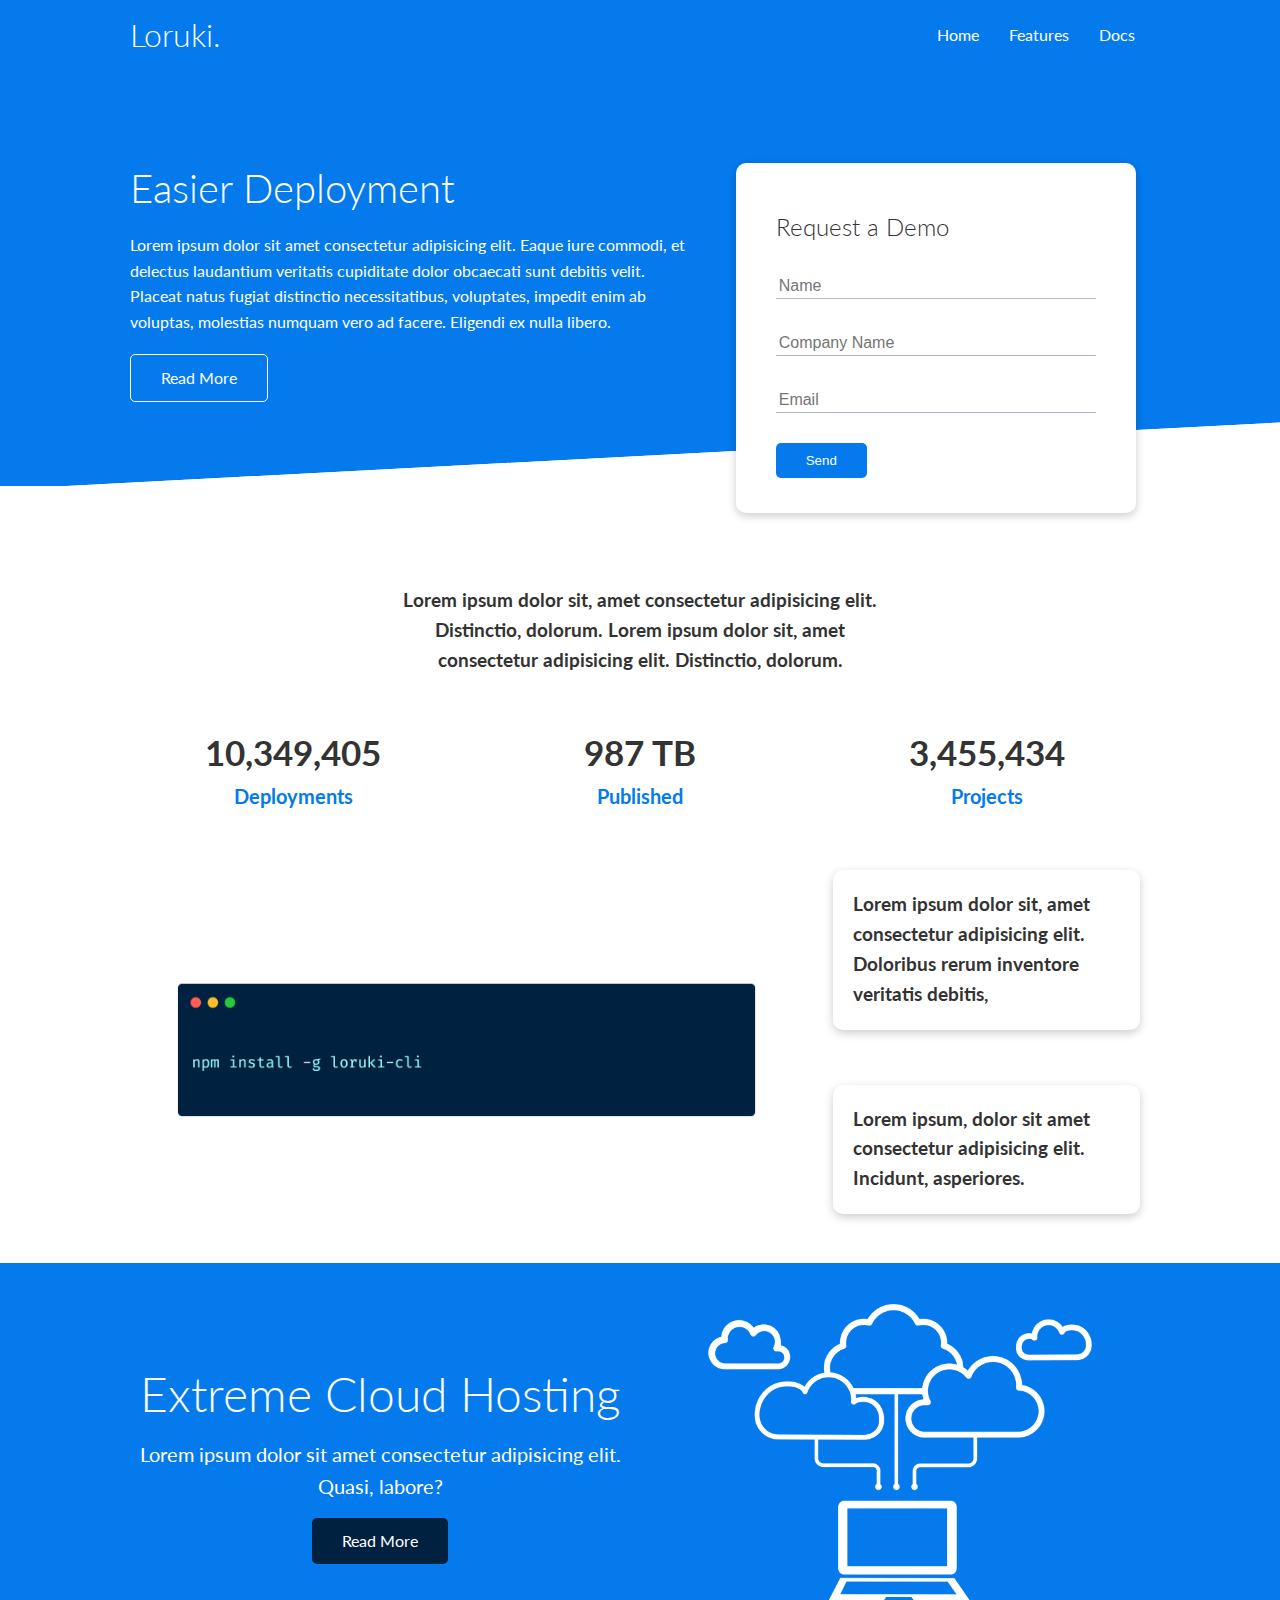
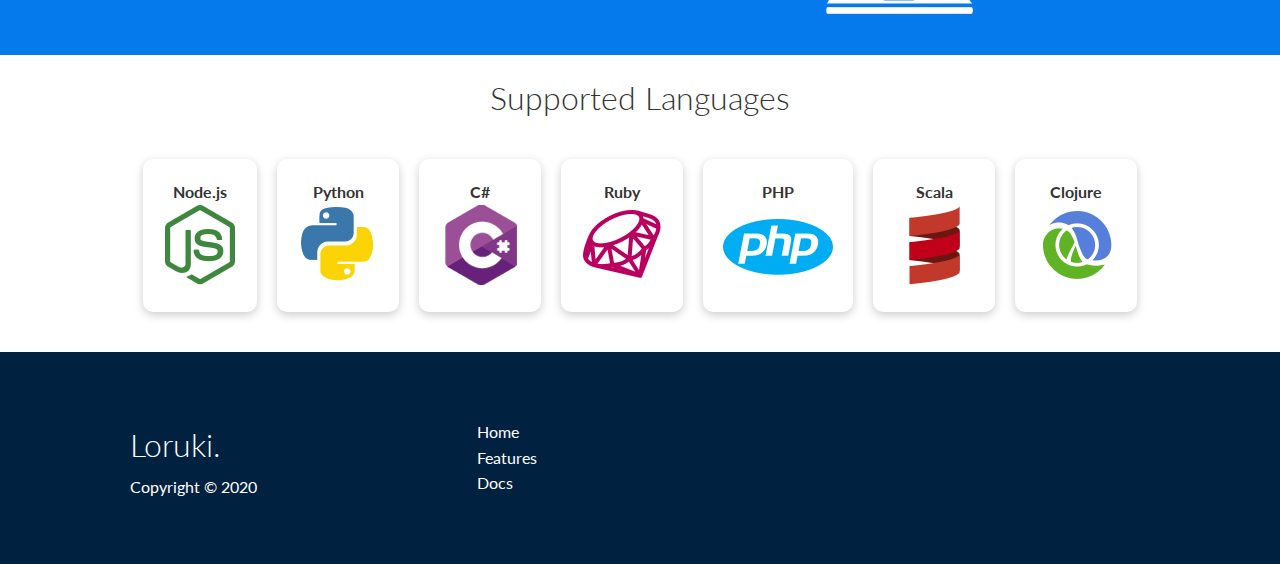
<file: index.html>
<!DOCTYPE html>
<html lang="en">
  <head>
    <meta charset="UTF-8" />
    <meta http-equiv="X-UA-Compatible" content="IE=edge" />
    <meta name="viewport" content="width=device-width, initial-scale=1.0" />
    <link rel="stylesheet" href="css/utilities.css" />

    <link rel="stylesheet" href="css/style.css" />
    <link
      rel="stylesheet"
      href="https://cdnjs.cloudflare.com/ajax/libs/font-awesome/6.0.0-beta2/css/all.min.css"
      integrity="sha512-YWzhKL2whUzgiheMoBFwW8CKV4qpHQAEuvilg9FAn5VJUDwKZZxkJNuGM4XkWuk94WCrrwslk8yWNGmY1EduTA=="
      crossorigin="anonymous"
      referrerpolicy="no-referrer"
    />
    <title>Hosting For all</title>
  </head>
  <body>
    <!--NabBar-->
    <div class="navbar">
      <div class="container flex">
        <h1 class="logo">Loruki.</h1>
        <nav>
          <ul>
            <li><a href="index.html">Home</a></li>
            <li><a href="features.html">Features</a></li>
            <li><a href="docs.html">Docs</a></li>
          </ul>
        </nav>
      </div>
    </div>

    <!---Showcase-->
    <section class="showcase">
      <div class="container grid">
        <div class="showcase-text">
          <h1>Easier Deployment</h1>
          <p>
            Lorem ipsum dolor sit amet consectetur adipisicing elit. Eaque iure
            commodi, et delectus laudantium veritatis cupiditate dolor obcaecati
            sunt debitis velit. Placeat natus fugiat distinctio necessitatibus,
            voluptates, impedit enim ab voluptas, molestias numquam vero ad
            facere. Eligendi ex nulla libero.
          </p>
          <a href="features.html" class="btn btn-outline">Read More</a>
        </div>
        <div class="showcase-form card">
          <h2>Request a Demo</h2>
          <form action="">
            <div class="form-control">
              <input type="text" name="name" placeholder="Name" required />
            </div>
            <div class="form-control">
              <input
                type="text"
                name="company"
                placeholder="Company Name"
                required
              />
            </div>
            <div class="form-control">
              <input
                type="email"
                na
                tr4me="name"
                placeholder="Email"
                required
              />
            </div>

            <input type="submit" value="Send" class="btn btn-primary" />
          </form>
        </div>
      </div>
    </section>
    <!--Stats-->
    <section class="stats">
      <div class="container">
        <h3 class="stats-heading text-center my-1">
          Lorem ipsum dolor sit, amet consectetur adipisicing elit. Distinctio,
          dolorum. Lorem ipsum dolor sit, amet consectetur adipisicing elit.
          Distinctio, dolorum.
        </h3>
        <div class="grid grid-3 text-center my-4">
          <div>
            <i class="fas fa-server fa-3x"></i>
            <h3>10,349,405</h3>
            <p class="text-secondary">Deployments</p>
          </div>
          <div>
            <i class="fas fa-upload fa-3x"></i>
            <h3>987 TB</h3>
            <p class="text-secondary">Published</p>
          </div>
          <div>
            <i class="fas fa-project-diagram fa-3x"></i>
            <h3>3,455,434</h3>
            <p class="text-secondary">Projects</p>
          </div>
        </div>
      </div>
    </section>
    <!---CLI-->
    <section class="cli">
      <div class="container grid">
        <img src="images/cli.png" alt="c.l.i" />
        <div class="card">
          <h3>
            Lorem ipsum dolor sit, amet consectetur adipisicing elit. Doloribus
            rerum inventore veritatis debitis,
          </h3>
        </div>
        <div class="card">
          <h3>
            Lorem ipsum, dolor sit amet consectetur adipisicing elit. Incidunt,
            asperiores.
          </h3>
        </div>
      </div>
    </section>

    <!--Cloud-->
    <section class="bg-primary my-2 py-2">
      <div class="container grid">
        <div class="text-center">
          <h2 class="lg">Extreme Cloud Hosting</h2>
          <p class="lead my-1">
            Lorem ipsum dolor sit amet consectetur adipisicing elit. Quasi,
            labore?
          </p>
          <a href="features.html" class="btn btn-dark">Read More</a>
        </div>
        <img src="images/cloud.png" alt="cloud" />
      </div>
    </section>
    <!--Languages-->
    <section class="languages">
      <h2 class="md text-center my-2">Supported Languages</h2>
      <div class="container flex">
        <div class="card">
          <h4>Node.js</h4>
          <img src="images/logos/node.png" alt="" />
        </div>
        <div class="card">
          <h4>Python</h4>
          <img src="images/logos/python.png" alt="" />
        </div>
        <div class="card">
          <h4>C#</h4>
          <img src="images/logos/csharp.png" alt="" />
        </div>
        <div class="card">
          <h4>Ruby</h4>
          <img src="images/logos/ruby.png" alt="" />
        </div>
        <div class="card">
          <h4>PHP</h4>
          <img src="images/logos/php.png" alt="" />
        </div>
        <div class="card">
          <h4>Scala</h4>
          <img src="images/logos/scala.png" alt="" />
        </div>
        <div class="card">
          <h4>Clojure</h4>
          <img src="images/logos/clojure.png" alt="" />
        </div>
      </div>
    </section>

    <!--Footer-->
    <footer class="footer bg-dark py-5">
      <div class="container grid grid-3">
        <div>
          <h1>Loruki.</h1>
          <p>Copyright &copy; 2020</p>
        </div>
        <nav>
          <ul>
            <li><a href="index.html">Home</a></li>
            <li><a href="features.html">Features</a></li>
            <li><a href="docs.html">Docs</a></li>
          </ul>
        </nav>
        <div class="social">
          <a href="#"><i class="fab fa-github fa-2x"></i></a>
          <a href="#"><i class="fab fa-twitter fa-2x"></i></a>
          <a href="#"><i class="fab fa-instagram fa-2x"></i></a>
          <a href="#"><i class="fab fa-facebook fa-2x"></i></a>
        </div>
      </div>
    </footer>
  </body>
</html>
</file>
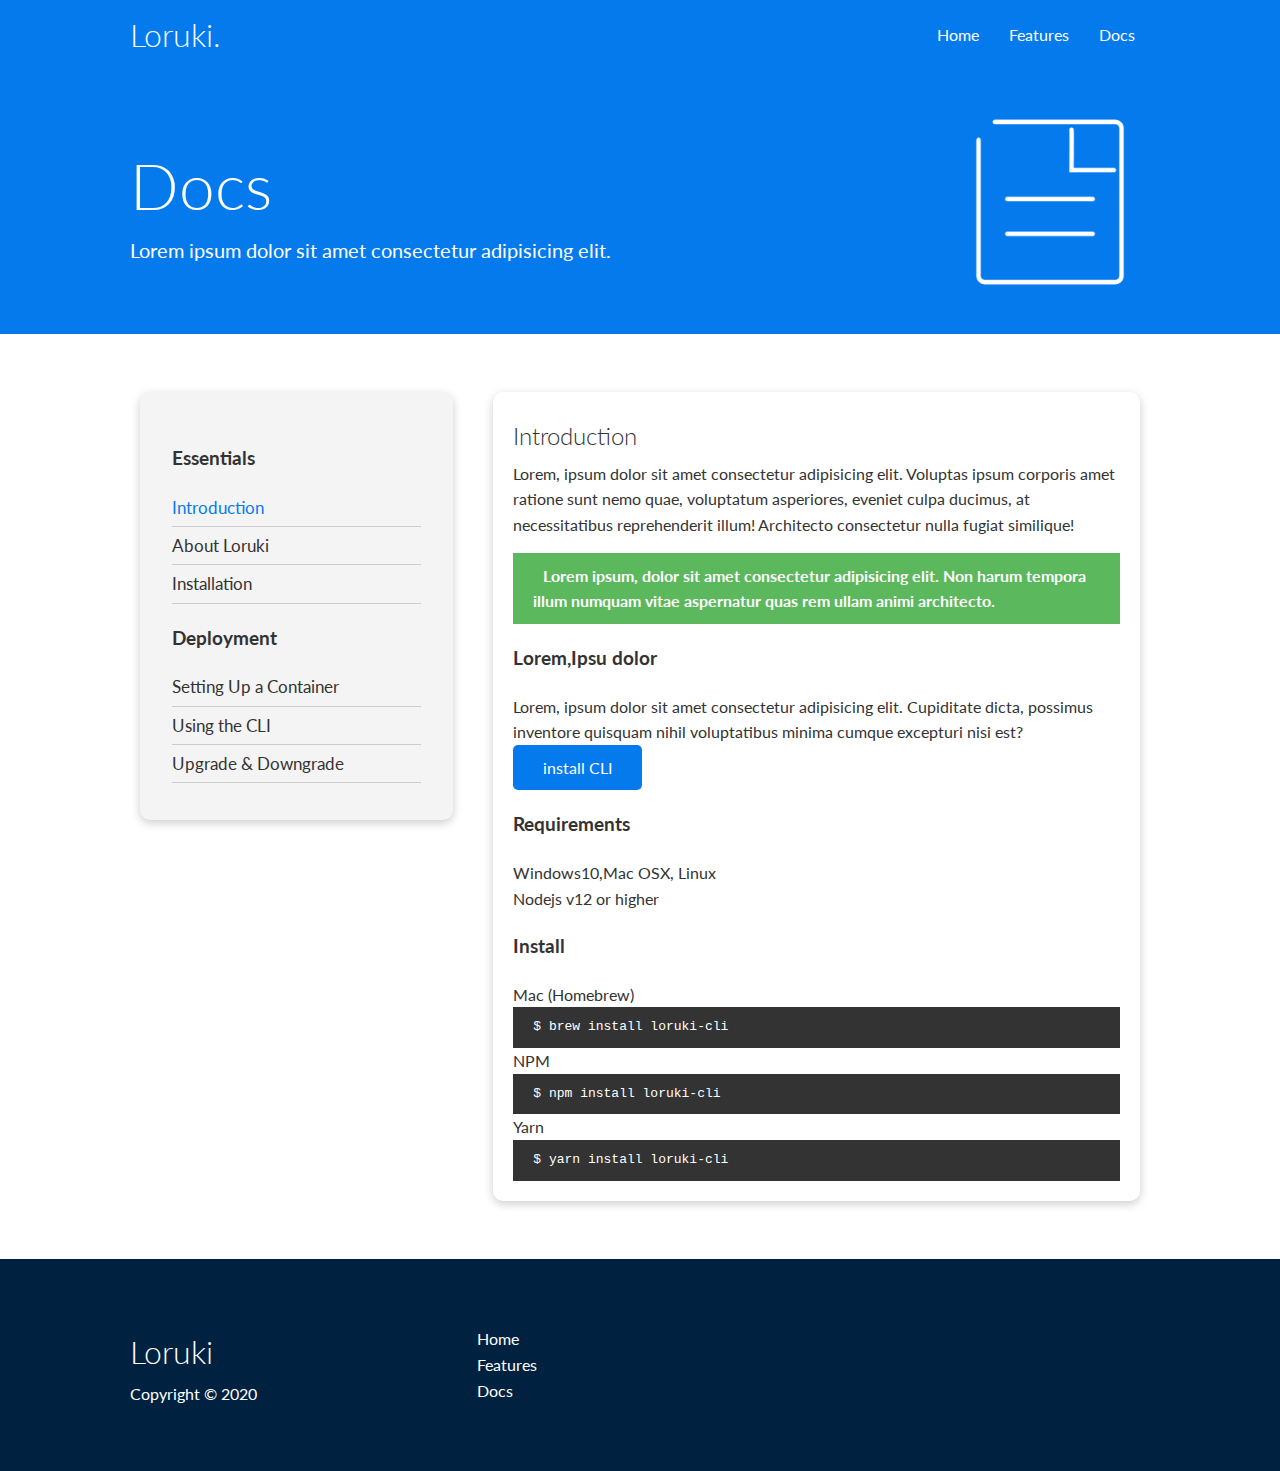
<file: docs.html>
<!DOCTYPE html>
<html lang="en">
  <head>
    <meta charset="UTF-8" />
    <meta name="viewport" content="width=device-width, initial-scale=1.0" />
    <link
      rel="stylesheet"
      href="https://cdnjs.cloudflare.com/ajax/libs/font-awesome/5.15.1/css/all.min.css"
      integrity="sha512-+4zCK9k+qNFUR5X+cKL9EIR+ZOhtIloNl9GIKS57V1MyNsYpYcUrUeQc9vNfzsWfV28IaLL3i96P9sdNyeRssA=="
      crossorigin="anonymous"
    />
    <link rel="stylesheet" href="css/utilities.css" />
    <link rel="stylesheet" href="css/style.css" />
    <title>Loruki | Cloud Hosting For Everyone</title>
  </head>
  <body>
    <!-- Navbar -->
    <div class="navbar">
      <div class="container flex">
        <h1 class="logo">Loruki.</h1>
        <nav>
          <ul>
            <li><a href="index.html">Home</a></li>
            <li><a href="features.html">Features</a></li>
            <li><a href="docs.html">Docs</a></li>
          </ul>
        </nav>
      </div>
    </div>

    <!-- Head -->
    <section class="docs-head bg-primary py-3">
      <div class="container grid">
        <div>
          <h1 class="xl">Docs</h1>
          <p class="lead">
            Lorem ipsum dolor sit amet consectetur adipisicing elit.
          </p>
        </div>
        <img src="images/docs.png" alt="" />
      </div>
    </section>
    <!--DOcs  main-->
    <section class="docs-main my-4">
      <div class="container grid">
        <div class="card bg-light p-3">
          <h3 class="my-2">Essentials</h3>
          <nav>
            <ul>
              <li><a class="text-primary" href="#">Introduction</a></li>
              <li><a href="#">About Loruki</a></li>
              <li><a href="#">Installation</a></li>
            </ul>
          </nav>
          <h3 class="my-2">Deployment</h3>
          <nav>
            <ul>
              <li><a href="#">Setting Up a Container</a></li>
              <li><a href="#">Using the CLI</a></li>
              <li><a href="#">Upgrade & Downgrade</a></li>
            </ul>
          </nav>
        </div>
        <div class="card">
          <h2>Introduction</h2>
          <p>
            Lorem, ipsum dolor sit amet consectetur adipisicing elit. Voluptas
            ipsum corporis amet ratione sunt nemo quae, voluptatum asperiores,
            eveniet culpa ducimus, at necessitatibus reprehenderit illum!
            Architecto consectetur nulla fugiat similique!
          </p>
          <div class="alert alert-success">
            <i class="fas fa-info"></i>Lorem ipsum, dolor sit amet consectetur
            adipisicing elit. Non harum tempora illum numquam vitae aspernatur
            quas rem ullam animi architecto.
          </div>
          <h3>Lorem,Ipsu dolor</h3>
          <p>
            Lorem, ipsum dolor sit amet consectetur adipisicing elit. Cupiditate
            dicta, possimus inventore quisquam nihil voluptatibus minima cumque
            excepturi nisi est?
          </p>
          <a href="#" class="btn btn-primary">install CLI</a>
          <h3>Requirements</h3>
          <ul>
            <li>Windows10,Mac OSX, Linux</li>
            <li>Nodejs v12 or higher</li>
          </ul>
          <h3>Install</h3>
          <p>Mac (Homebrew)</p>
          <pre><code>$ brew install loruki-cli</code></pre>
          <p>NPM</p>
          <pre><code>$ npm install loruki-cli</code></pre>
          <p>Yarn</p>
          <pre><code>$ yarn install loruki-cli</code></pre>
        </div>
      </div>
    </section>

    <!-- Footer -->
    <footer class="footer bg-dark py-5">
      <div class="container grid grid-3">
        <div>
          <h1>Loruki</h1>
          <p>Copyright &copy; 2020</p>
        </div>
        <nav>
          <ul>
            <li><a href="index.html">Home</a></li>
            <li><a href="features.html">Features</a></li>
            <li><a href="docs.html">Docs</a></li>
          </ul>
        </nav>
        <div class="social">
          <a href="#"><i class="fab fa-github fa-2x"></i></a>
          <a href="#"><i class="fab fa-facebook fa-2x"></i></a>
          <a href="#"><i class="fab fa-instagram fa-2x"></i></a>
          <a href="#"><i class="fab fa-twitter fa-2x"></i></a>
        </div>
      </div>
    </footer>
  </body>
</html>
</file>
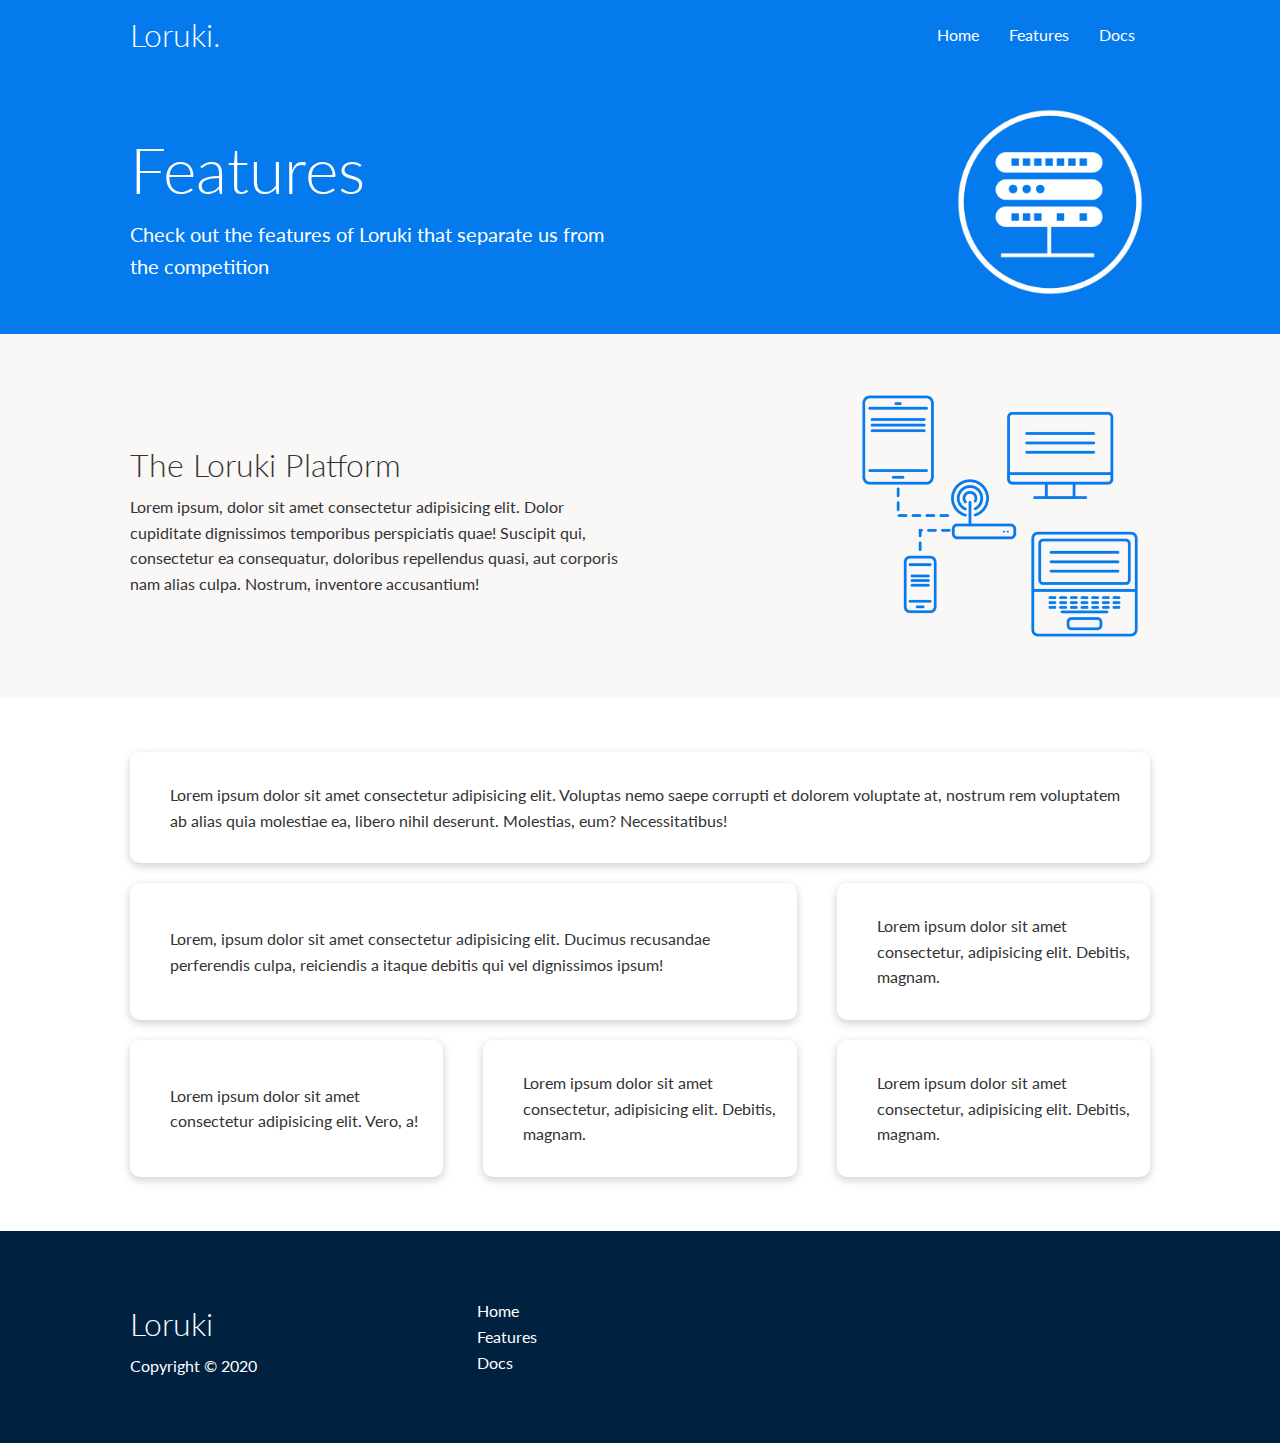
<file: features.html>
<!DOCTYPE html>
<html lang="en">
  <head>
    <meta charset="UTF-8" />
    <meta name="viewport" content="width=device-width, initial-scale=1.0" />
    <link
      rel="stylesheet"
      href="https://cdnjs.cloudflare.com/ajax/libs/font-awesome/5.15.1/css/all.min.css"
      integrity="sha512-+4zCK9k+qNFUR5X+cKL9EIR+ZOhtIloNl9GIKS57V1MyNsYpYcUrUeQc9vNfzsWfV28IaLL3i96P9sdNyeRssA=="
      crossorigin="anonymous"
    />
    <link rel="stylesheet" href="css/utilities.css" />
    <link rel="stylesheet" href="css/style.css" />
    <title>Loruki | Cloud Hosting For Everyone</title>
  </head>
  <body>
    <!-- Navbar -->
    <div class="navbar">
      <div class="container flex">
        <h1 class="logo">Loruki.</h1>
        <nav>
          <ul>
            <li><a href="index.html">Home</a></li>
            <li><a href="features.html">Features</a></li>
            <li><a href="docs.html">Docs</a></li>
          </ul>
        </nav>
      </div>
    </div>

    <!-- Head -->
    <section class="features-head bg-primary py-3">
      <div class="container grid">
        <div>
          <h1 class="xl">Features</h1>
          <p class="lead">
            Check out the features of Loruki that separate us from the
            competition
          </p>
        </div>
        <img src="images/server.png" alt="" />
      </div>
    </section>

    <!-- Sub head -->
    <section class="features-sub-head py-3">
      <div class="container grid">
        <div>
          <h1 class="md">The Loruki Platform</h1>
          <p>
            Lorem ipsum, dolor sit amet consectetur adipisicing elit. Dolor
            cupiditate dignissimos temporibus perspiciatis quae! Suscipit qui,
            consectetur ea consequatur, doloribus repellendus quasi, aut
            corporis nam alias culpa. Nostrum, inventore accusantium!
          </p>
        </div>
        <img src="images/server2.png" alt="" />
      </div>
    </section>

    <section class="features-main my-2">
      <div class="container grid grid-3">
        <div class="card flex">
          <i class="fas fa-server fa-3x"></i>
          <p>
            Lorem ipsum dolor sit amet consectetur adipisicing elit. Voluptas
            nemo saepe corrupti et dolorem voluptate at, nostrum rem voluptatem
            ab alias quia molestiae ea, libero nihil deserunt. Molestias, eum?
            Necessitatibus!
          </p>
        </div>
        <div class="card flex">
          <i class="fas fa-network-wired fa-3x"></i>
          <p>
            Lorem, ipsum dolor sit amet consectetur adipisicing elit. Ducimus
            recusandae perferendis culpa, reiciendis a itaque debitis qui vel
            dignissimos ipsum!
          </p>
        </div>
        <div class="card flex">
          <i class="fas fa-laptop-code fa-3x"></i>
          <p>
            Lorem ipsum dolor sit amet consectetur, adipisicing elit. Debitis,
            magnam.
          </p>
        </div>
        <div class="card flex">
          <i class="fas fa-database fa-3x"></i>
          <p>
            Lorem ipsum dolor sit amet consectetur adipisicing elit. Vero, a!
          </p>
        </div>
        <div class="card flex">
          <i class="fas fa-power-off fa-3x"></i>
          <p>
            Lorem ipsum dolor sit amet consectetur, adipisicing elit. Debitis,
            magnam.
          </p>
        </div>
        <div class="card flex">
          <i class="fas fa-upload fa-3x"></i>
          <p>
            Lorem ipsum dolor sit amet consectetur, adipisicing elit. Debitis,
            magnam.
          </p>
        </div>
      </div>
    </section>

    <!-- Footer -->
    <footer class="footer bg-dark py-5">
      <div class="container grid grid-3">
        <div>
          <h1>Loruki</h1>
          <p>Copyright &copy; 2020</p>
        </div>
        <nav>
          <ul>
            <li><a href="index.html">Home</a></li>
            <li><a href="features.html">Features</a></li>
            <li><a href="docs.html">Docs</a></li>
          </ul>
        </nav>
        <div class="social">
          <a href="#"><i class="fab fa-github fa-2x"></i></a>
          <a href="#"><i class="fab fa-facebook fa-2x"></i></a>
          <a href="#"><i class="fab fa-instagram fa-2x"></i></a>
          <a href="#"><i class="fab fa-twitter fa-2x"></i></a>
        </div>
      </div>
    </footer>
  </body>
</html>
</file>
<file: css/utilities.css>
/* Utilities**/
.container {
  max-width: 1100px;
  margin: 0 auto;
  overflow: auto;
  padding: 0 40px;
}
.text-center {
  text-align: center;
}

.flex {
  display: flex;
  justify-content: center;
  align-items: center;
  height: 100%;
}
.alert {
  background-color: var(--light-color);
  padding: 10px 20px;
  font-weight: bold;
  margin: 15px 0;
}

.alert i {
  margin-right: 10px;
}
.alert-success {
  background-color: var(--success-color);
  color: #fff;
}
.alert-error {
  background-color: var(--error-color);
  color: #fff;
}
.grid {
  display: grid;
  grid-template-columns: repeat(2, 1fr);
  gap: 20px;
  justify-content: center;
  align-items: center;
  height: 100%;
}
.grid-3 {
  grid-template-columns: repeat(3, 1fr);
}
.card {
  background-color: white;
  color: var(--tertiary-color);
  border-radius: 10px;
  box-shadow: 0 3px 10px rgba(0, 0, 0, 0.2);
  padding: 20px;
  margin: 10px;
}

.btn {
  display: inline-block;
  padding: 10px 30px;
  cursor: pointer;
  background-color: var(--primary-color);
  color: #fff;
  border: none;
  border-radius: 5px;
}

.btn-outline {
  background-color: transparent;
  border: 1px #fff solid;
}
.btn:hover {
  transform: scale(1.01);
}
/*Backgrounds and colored buttons*/
.bg-primary,
.btn-primary {
  background-color: var(--primary-color);
  color: #fff;
}

.bg-secondary,
.btn-secondary {
  background-color: var(--secondary-color);
  color: #fff;
}

.bg-light,
.btn-light {
  background-color: var(--light-color);
  color: var(--tertiary-color);
}

.bg-dark,
.btn-dark {
  background-color: var(--dark-color);
  color: #fff;
}

.bg-primary a,
.btn-primary a,
.bg-dark a,
.btn-dark a,
.btn-light a,
.bg-secondary a,
.btn-secondary a {
  color: #fff;
}

/*Text colors*/
.text-primary {
  color: var(--primary-color);
}

.text-secondary {
  color: var(--secondary-color);
}

.text-light {
  color: var(--light-color);
}

.text-dark {
  color: var(--dark-color);
}
/*TExt sizes*/
.lead {
  font-size: 20px;
}
.sm {
  font-size: 1rem;
}
.md {
  font-size: 2rem;
}

.lg {
  font-size: 3rem;
}
.xl {
  font-size: 4rem;
}
/*Margin*/

.my-1 {
  margin: 1rem 0;
}

.my-2 {
  margin: 1.5rem 0;
}

.my-3 {
  margin: 2rem 0;
}
.my-4 {
  margin: 3rem 0;
}
.my-5 {
  margin: 4rem 0;
}

.m-1 {
  margin: 1rem;
}

.m-2 {
  margin: 1.5rem;
}

.m-3 {
  margin: 2rem;
}
.m-4 {
  margin: 3rem;
}
.m-5 {
  margin: 4rem;
}

/**Padding*/

.py-1 {
  padding: 1rem 0;
}

.py-2 {
  padding: 1.5rem 0;
}

.py-3 {
  padding: 2rem 0;
}
.py-4 {
  padding: 3rem 0;
}
.py-5 {
  padding: 4rem 0;
}

.p-1 {
  padding: 1rem;
}

.p-2 {
  padding: 1.5rem;
}

.p-3 {
  padding: 2rem;
}
.p-4 {
  padding: 3rem;
}
.p-5 {
  padding: 4rem;
}
</file>
<file: css/style.css>
@import url("https://fonts.googleapis.com/css2?family=Lato:wght@300&display=swap");

:root {
  --primary-color: #047aed;
  --secondary-color: #1c3fa8;
  --tertiary-color: #333;
  --dark-color: #002240;
  --light-color: #f4f4f4;
  --success-color: #5cb85c;
  --error-color: #d9534f;
}

* {
  box-sizing: border-box;
  padding: 0;
  margin: 0;
}

body {
  font-family: "Lato", sans-serif;
  color: var(--tertiary-color);
  line-height: 1.6;
}

ul {
  list-style-type: none;
}
a {
  text-decoration: none;
  color: var(--tertiary-color);
}
h1,
h2 {
  font-weight: 300;
  line-height: 1.2;
  margin: 10px 0;
}
img {
  width: 100%;
}

code,
pre {
  background-color: var(--tertiary-color);
  color: #fff;
  padding: 10px;
}
/**Navbar*/
.navbar {
  background-color: var(--primary-color);
  color: #fff;
  height: 70px;
}
.navbar ul {
  display: flex;
}
.navbar a {
  color: #fff;
  padding: 10px;
  margin: 0 5px;
}
.navbar a:hover {
  border-bottom: 2px #fff solid;
}
.navbar .flex {
  justify-content: space-between;
}
/**Showcase*/
.showcase {
  height: 26em;
  background-color: var(--primary-color);
  color: #fff;
  position: relative;
}

.showcase h1 {
  font-size: 2.5rem;
}

.showcase p {
  margin: 20px 0;
}

.showcase .grid {
  overflow: visible;
  grid-template-columns: 2fr 1.5fr;
  gap: 30px;
}
.showcase-text {
  animation: slideInFromLeft 1s ease-in;
}
.showcase-form {
  position: relative;
  top: 60px;
  animation: slideInFromRight 1s ease-in;

  height: 350px;
  width: 400px;
  padding: 40px;
  z-index: 100;
}

.showcase-form .form-control {
  margin: 30px 0;
}
.showcase-form input[type="text"],
.showcase-form input[type="email"] {
  border: 0;
  border-bottom: 1px solid #b4becb;
  width: 100%;
  padding: 3px;
  font-size: 1rem;
}

.showcase-form input:focus {
  outline: none;
}

.showcase::before,
.showcase::after {
  content: "";
  position: absolute;
  height: 100px;
  bottom: -70px;
  right: 0;
  left: 0;
  background: #fff;
  transform: skewY(-3deg);
  -webkit-transform: skewY(-3deg);
  -moz-transform: skewY(-3deg);
  -ms-transform: skewY(-3deg);
}
/**Stats*/
.stats {
  padding-top: 100px;
  animation: slideInFromButtom 1s ease-in;
}

.stats-heading {
  max-width: 500px;
  margin: auto;
}

.stats .grid h3 {
  font-size: 35px;
}

.stats .grid p {
  color: var(--primary-color);
  font-size: 20px;
  font-weight: bold;
}

/*CLI*/
.cli .grid {
  grid-template-columns: repeat(3, 1fr);
  grid-template-rows: repeat(2, 1fr);
}

.cli .grid > *:first-child {
  grid-column: 1 / span 2;
  grid-row: 1 / span 2;
}

/**CLoud***/

.cloud .grid {
  grid-template-columns: 4fr, 3fr;
}

/**Languages*/
.languages .flex {
  flex-wrap: wrap;
}
.languages .card {
  text-align: center;
  margin: 18px 10px 40px;
  transition: transform 0.2s ease-in;
}

.languages .card h3 {
  font-size: 20px;
  margin-bottom: 10px;
}

.languages .card:hover {
  transform: translateY(-15px);
}
/***Features**/
.features-head img,
.docs-head img {
  width: 200px;
  justify-self: flex-end;
}
.features-sub-head {
  background-color: rgb(250, 247, 247);
}

.features-sub-head img {
  width: 300px;
  justify-self: flex-end;
  transition: justify-self 1s ease;
}

.features-main .card > i {
  margin-right: 20px;
}

.features-main .grid {
  padding: 30px;
}

.features-main .grid > *:first-child {
  grid-column: 1 / span 3;
}

.features-main .grid > *:nth-child(2) {
  grid-column: 1 / span 2;
}
/**Docs*/
.docs-main h3 {
  margin: 20px 0;
}

.docs-main .grid {
  grid-template-columns: 1fr 2fr;
  align-items: flex-start;
}

.docs-main nav li {
  font-size: 17px;
  padding-bottom: 5px;
  margin-bottom: 5px;
  border-bottom: 1px solid #ccc;
}
.docs-main a:hover {
  font-weight: bold;
}
/**Footer*/
.footer .social a {
  margin: 0 10px;
}
/**Animations**/
@keyframes slideInFromLeft {
  0% {
    transform: translateX(-100%);
  }
  100% {
    transform: translateX(0);
  }
}
@keyframes slideInFromRight {
  0% {
    transform: translateX(100%);
  }
  100% {
    transform: translateX(0);
  }
}

@keyframes slideInFromTop {
  0% {
    transform: translateY(-100%);
  }
  100% {
    transform: translateY(0);
  }
}

@keyframes slideInFromButton {
  0% {
    transform: translateY(100%);
  }
  100% {
    transform: translateY(0);
  }
}
/**Tablets and Under**/
@media (max-width: 768px) {
  .grid,
  .showcase .grid,
  .stats .grid,
  .cli .grid,
  .cloud .grid,
  .docs-main .grid {
    grid-template-columns: 1fr;
    grid-template-rows: 1fr;
  }

  .showcase {
    height: auto;
  }
  .showcase-text {
    text-align: center;
    margin-top: 40px;
    animation: slideInFromTop 1s ease-in;
  }
  .showcase-form {
    justify-self: center;
    margin: auto 05rem;
    animation: slideInFromButtom 1s ease-in;
  }
  .cli .grid {
    grid-template-columns: none;
    grid-template-rows: none;
  }
  .cli .grid > *:first-child,
  .features-main .grid > *:first-child,
  .features-main .grid > *:nth-child(2) {
    grid-column: 1;
    grid-row: 1;
  }

  .features-main .flex {
    justify-content: left;
  }

  .features-sub-head img,
  .features-head img,
  .docs-head img {
    width: 14rem;
    justify-self: center;
  }
}
/*Mobile*/
@media (max-width: 500px) {
  .navbar {
    height: 110px;
  }
  .navbar .flex {
    flex-direction: column;
  }
  .navbar ul {
    padding: 10px;
    background-color: rgba(0, 0, 0, 0.1);
  }
}
</file>
